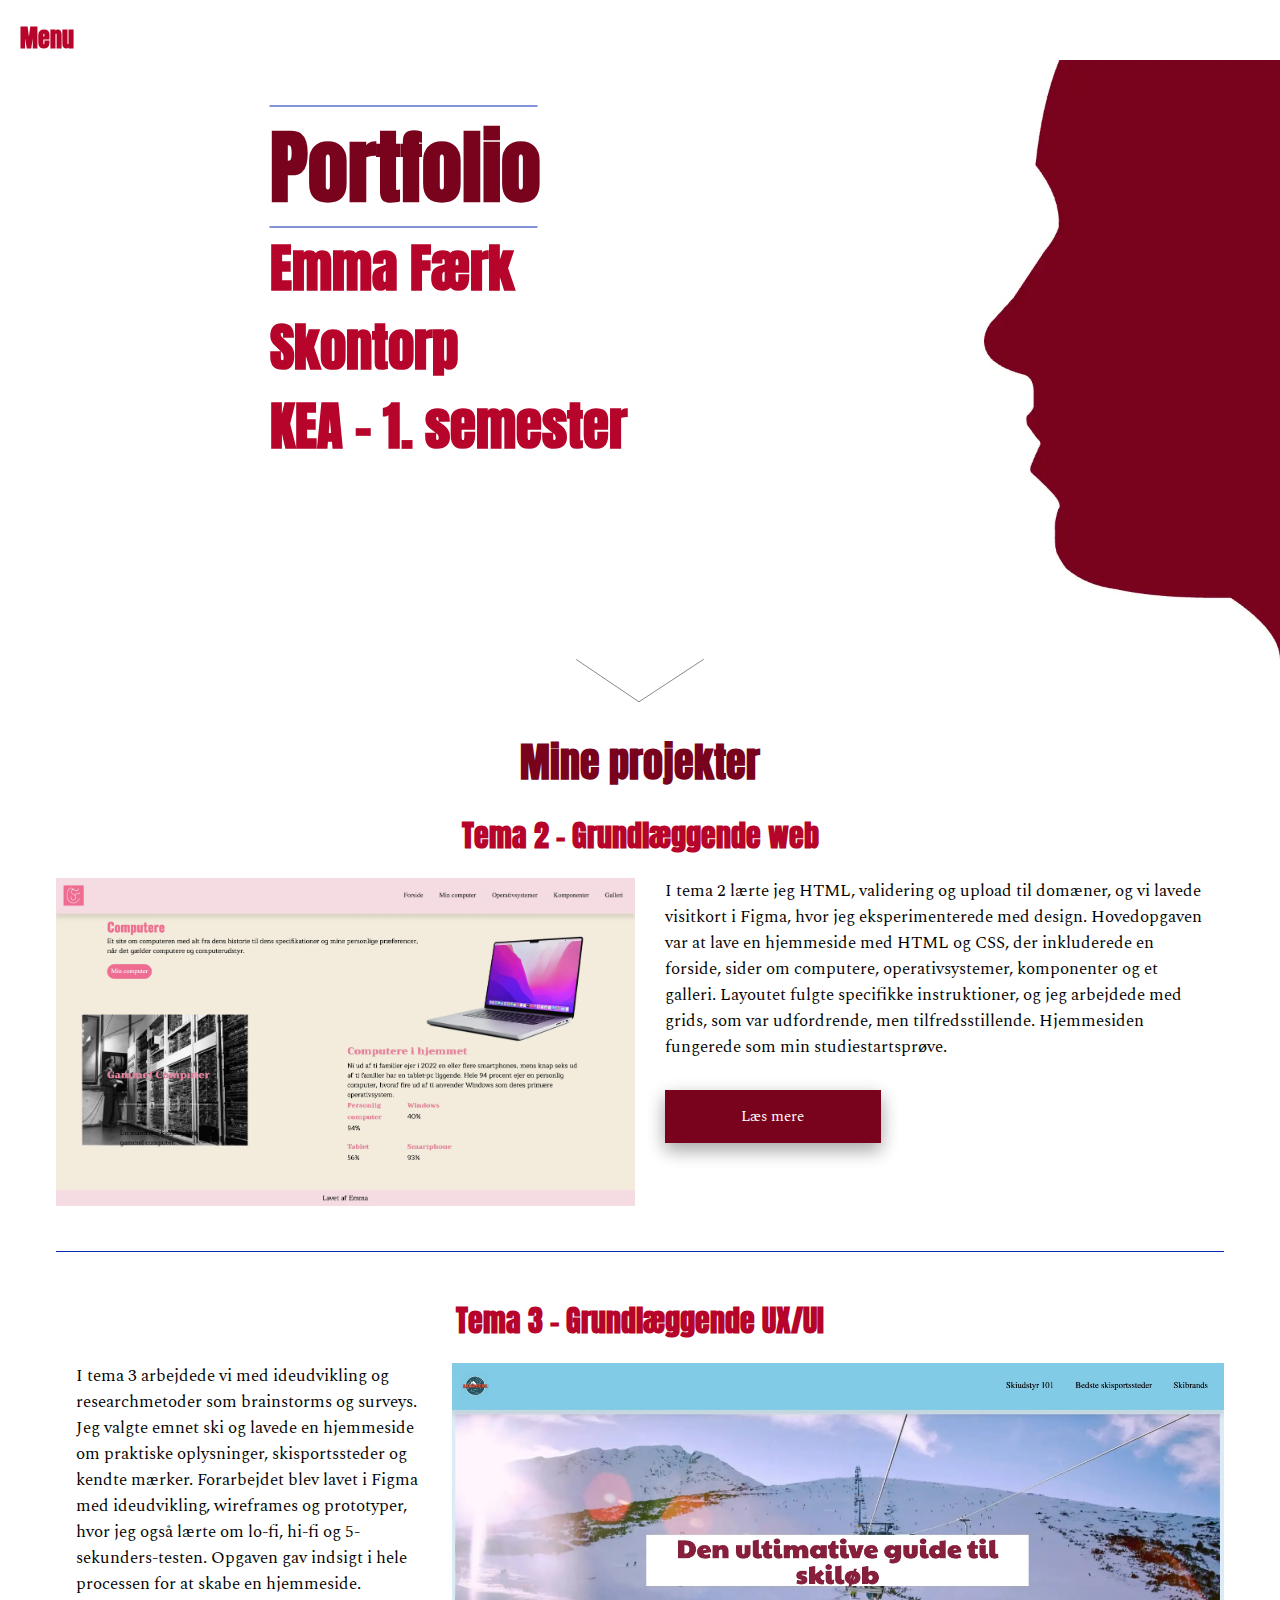
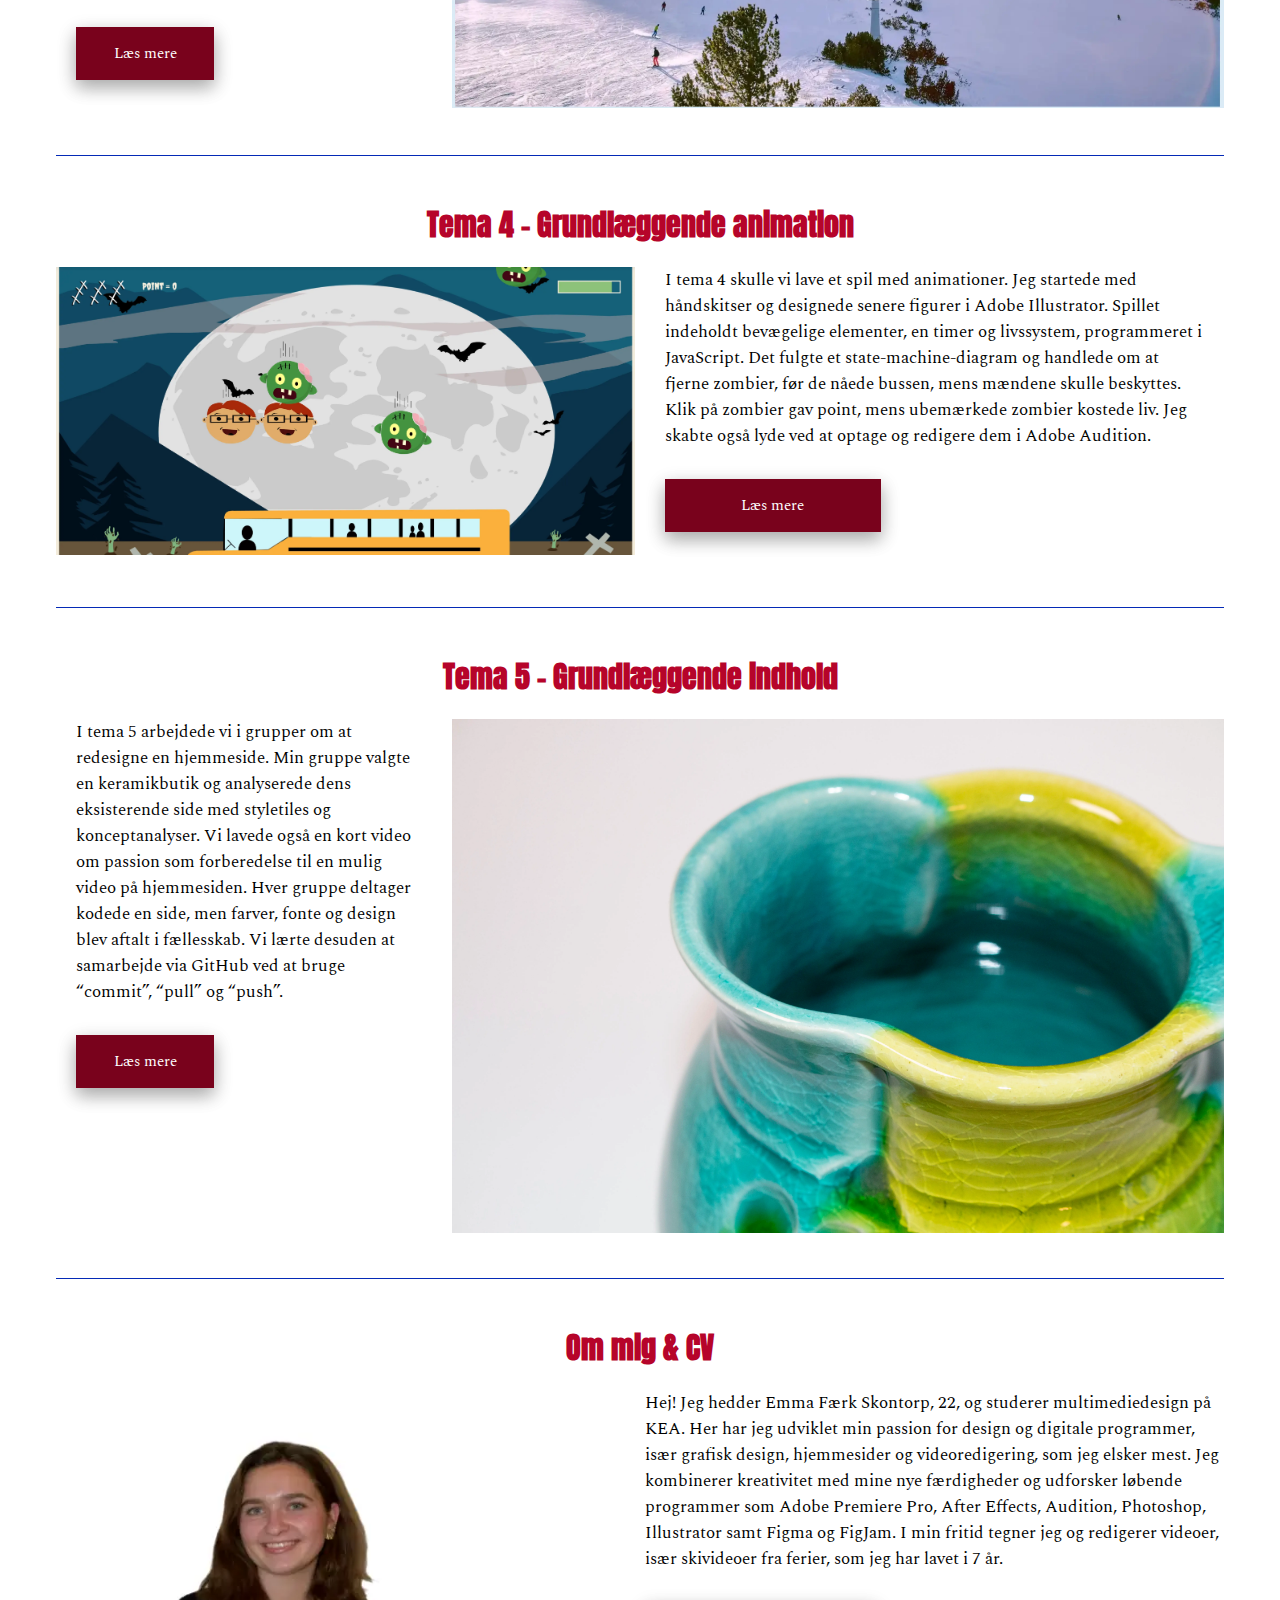
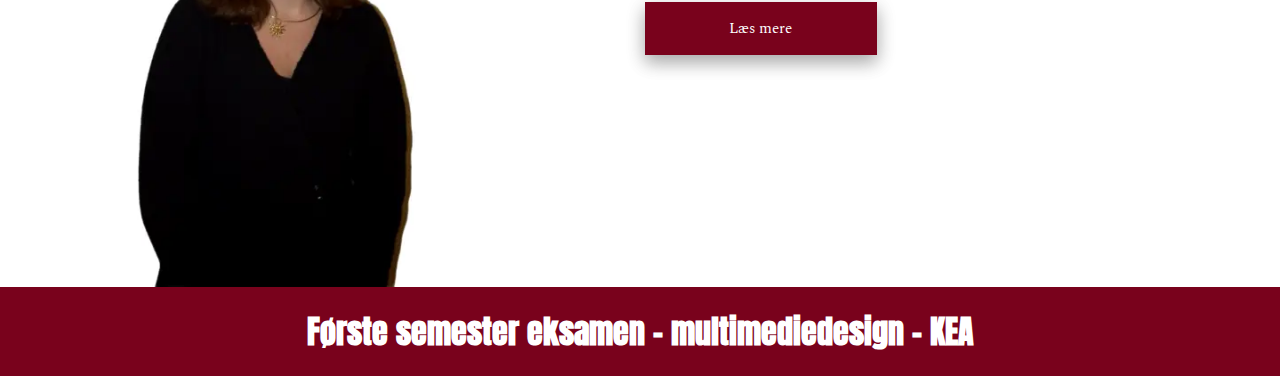
<file: index.html>
<!DOCTYPE html>
<html lang="da">

<head>
    <meta charset="UTF-8">
    <meta name="viewport" content="width=device-width, initial-scale=1.0">
    <meta name="robots" content="noindex, nofollow">

    <title>Home</title>

    <link
        href="https://fonts.googleapis.com/css2?family=Aboreto&family=Anton&family=Creepster&family=Dancing+Script:wght@400..700&family=Maitree&family=Sarabun:ital,wght@0,100;0,200;0,300;0,400;0,500;0,600;0,700;0,800;1,100;1,200;1,300;1,400;1,500;1,600;1,700;1,800&display=swap"
        rel="stylesheet">

    <link
        href="https://fonts.googleapis.com/css2?family=Aboreto&family=Anton&family=Creepster&family=Dancing+Script:wght@400..700&family=Maitree&family=Sarabun:ital,wght@0,100;0,200;0,300;0,400;0,500;0,600;0,700;0,800;1,100;1,200;1,300;1,400;1,500;1,600;1,700;1,800&family=Spectral:ital,wght@0,200;0,300;0,400;0,500;0,600;0,700;0,800;1,200;1,300;1,400;1,500;1,600;1,700;1,800&display=swap"
        rel="stylesheet">

    <link rel="stylesheet" href="css/style.css">
    <link rel="stylesheet" href="css/layout.css">

</head>

<body>

    <header>

        <nav>
            <ul class="menu">
                <li><a href="index.html">Home</a></li>
                <li>Portfolio
                    <ul>
                        <li><a href="tema2.html">Tema 2</a></li>
                        <li><a href="tema3.html">Tema 3</a></li>
                        <li><a href="tema4.html">Tema 4</a></li>
                        <li><a href="tema5.html">Tema 5</a></li>
                    </ul>
                </li>
                <li><a href="om.html">Om</a></li>
            </ul>

            <div class="burger">
                <H2>Menu</H2>
            </div>
        </nav>

    </header>
    <main>

        <div class="hero">
            <img src="billeder/forside/hero.webp" alt="Hero-billede">
            <div class="hero-text">
                <div class="hero_tekst_h1">
                    <div class="vandret_line"></div>
                    <h1>Portfolio</h1>
                    <div class="vandret_line"></div>
                </div>
                <div class="hero_tekst_h2">
                    <h2>Emma Færk <br> Skontorp</h2>
                    <h2>KEA - 1. semester</h2>
                </div>
            </div>

            <div class="hoppende_pil">
                <img class="pil" src="billeder/forside/pil.svg" alt="pil">
            </div>
        </div>

        <div class="main_body">

            <h1 class="main_copy_h1">Mine projekter</h1>

            <h2 class="main_copy_h2">Tema 2 - Grundlæggende web</h2>

            <div class="grid_1_1">

                <div>
                    <img src="billeder/tema_2/mac_forside.webp" alt="mac_forside">
                </div>

                <div class="forside_tekst">
                    <p>I tema 2 lærte jeg HTML, validering og upload til domæner, og vi lavede visitkort i Figma, hvor
                        jeg eksperimenterede med
                        design. Hovedopgaven var at lave en hjemmeside med HTML og CSS, der inkluderede en forside,
                        sider om computere,
                        operativsystemer, komponenter og et galleri. Layoutet fulgte specifikke instruktioner, og jeg
                        arbejdede med grids, som
                        var udfordrende, men tilfredsstillende. Hjemmesiden fungerede som min studiestartsprøve.</p>

                    <a class="knap" href="tema2.html">Læs mere</a>
                </div>

            </div>

            <div class="mellem_line"></div>

            <h2 class="main_copy_h2">Tema 3 - Grundlæggende UX/UI</h2>

            <div class="grid_1_1_højre">

                <div class="order">
                    <img src="billeder/tema_3/hero.webp" alt="hero">
                </div>

                <div class="forside_tekst">
                    <p>I tema 3 arbejdede vi med ideudvikling og researchmetoder som brainstorms og surveys. Jeg valgte
                        emnet ski og lavede en
                        hjemmeside om praktiske oplysninger, skisportssteder og kendte mærker. Forarbejdet blev lavet i
                        Figma med ideudvikling,
                        wireframes og prototyper, hvor jeg også lærte om lo-fi, hi-fi og 5-sekunders-testen. Opgaven gav
                        indsigt i hele
                        processen for at skabe en hjemmeside.</p>

                    <a class="knap" href="tema3.html">Læs mere</a>
                </div>

            </div>

            <div class="mellem_line"></div>

            <h2 class="main_copy_h2">Tema 4 - Grundlæggende animation</h2>

            <div class="grid_1_1">

                <div>
                    <img src="billeder/tema_4/spil.webp" alt="spil">
                </div>

                <div class="forside_tekst">
                    <p>I tema 4 skulle vi lave et spil med animationer. Jeg startede med håndskitser og designede senere
                        figurer i Adobe
                        Illustrator. Spillet indeholdt bevægelige elementer, en timer og livssystem, programmeret i
                        JavaScript. Det fulgte et
                        state-machine-diagram og handlede om at fjerne zombier, før de nåede bussen, mens mændene skulle
                        beskyttes. Klik på
                        zombier gav point, mens ubemærkede zombier kostede liv. Jeg skabte også lyde ved at optage og
                        redigere dem i Adobe
                        Audition.</p>

                    <a class="knap" href="tema4.html">Læs mere</a>
                </div>

            </div>

            <div class="mellem_line"></div>

            <h2 class="main_copy_h2">Tema 5 - Grundlæggende indhold</h2>

            <div class="grid_1_1_højre">

                <div class="order">
                    <img src="billeder/tema_5/kande2.webp" alt="kande">
                </div>

                <div class="forside_tekst">
                    <p>I tema 5 arbejdede vi i grupper om at redesigne en hjemmeside. Min gruppe valgte en keramikbutik
                        og analyserede dens
                        eksisterende side med styletiles og konceptanalyser. Vi lavede også en kort video om passion som
                        forberedelse til en
                        mulig video på hjemmesiden. Hver gruppe deltager kodede en side, men farver, fonte og design
                        blev aftalt i fællesskab.
                        Vi lærte desuden at samarbejde via GitHub ved at bruge “commit”, “pull” og “push”.</p>

                    <a class="knap" href="tema5.html">Læs mere</a>
                </div>

            </div>

            <div class="mellem_line"></div>

            <h2 class="main_copy_h2">Om mig & CV</h2>

            <div class="grid_1_1">

                <div>
                    <div class="om_billede">
                        <img src="billeder/om/emma.webp" alt="emma">
                    </div>

                </div>

                <div>
                    <p>Hej! Jeg hedder Emma Færk Skontorp, 22, og studerer multimediedesign på KEA. Her har jeg udviklet
                        min passion for design
                        og digitale programmer, især grafisk design, hjemmesider og videoredigering, som jeg elsker
                        mest. Jeg kombinerer
                        kreativitet med mine nye færdigheder og udforsker løbende programmer som Adobe Premiere Pro,
                        After Effects, Audition,
                        Photoshop, Illustrator samt Figma og FigJam. I min fritid tegner jeg og redigerer videoer, især
                        skivideoer fra ferier,
                        som jeg har lavet i 7 år.</p>

                    <a class="knap" href="om.html">Læs mere</a>
                </div>

            </div>


        </div>

    </main>
    <footer>
        <h1 class="footer_tekst">Første semester eksamen - multimediedesign - KEA</h1>
    </footer>

    <script src="menu.js"></script>

</body>

</html>
</file>
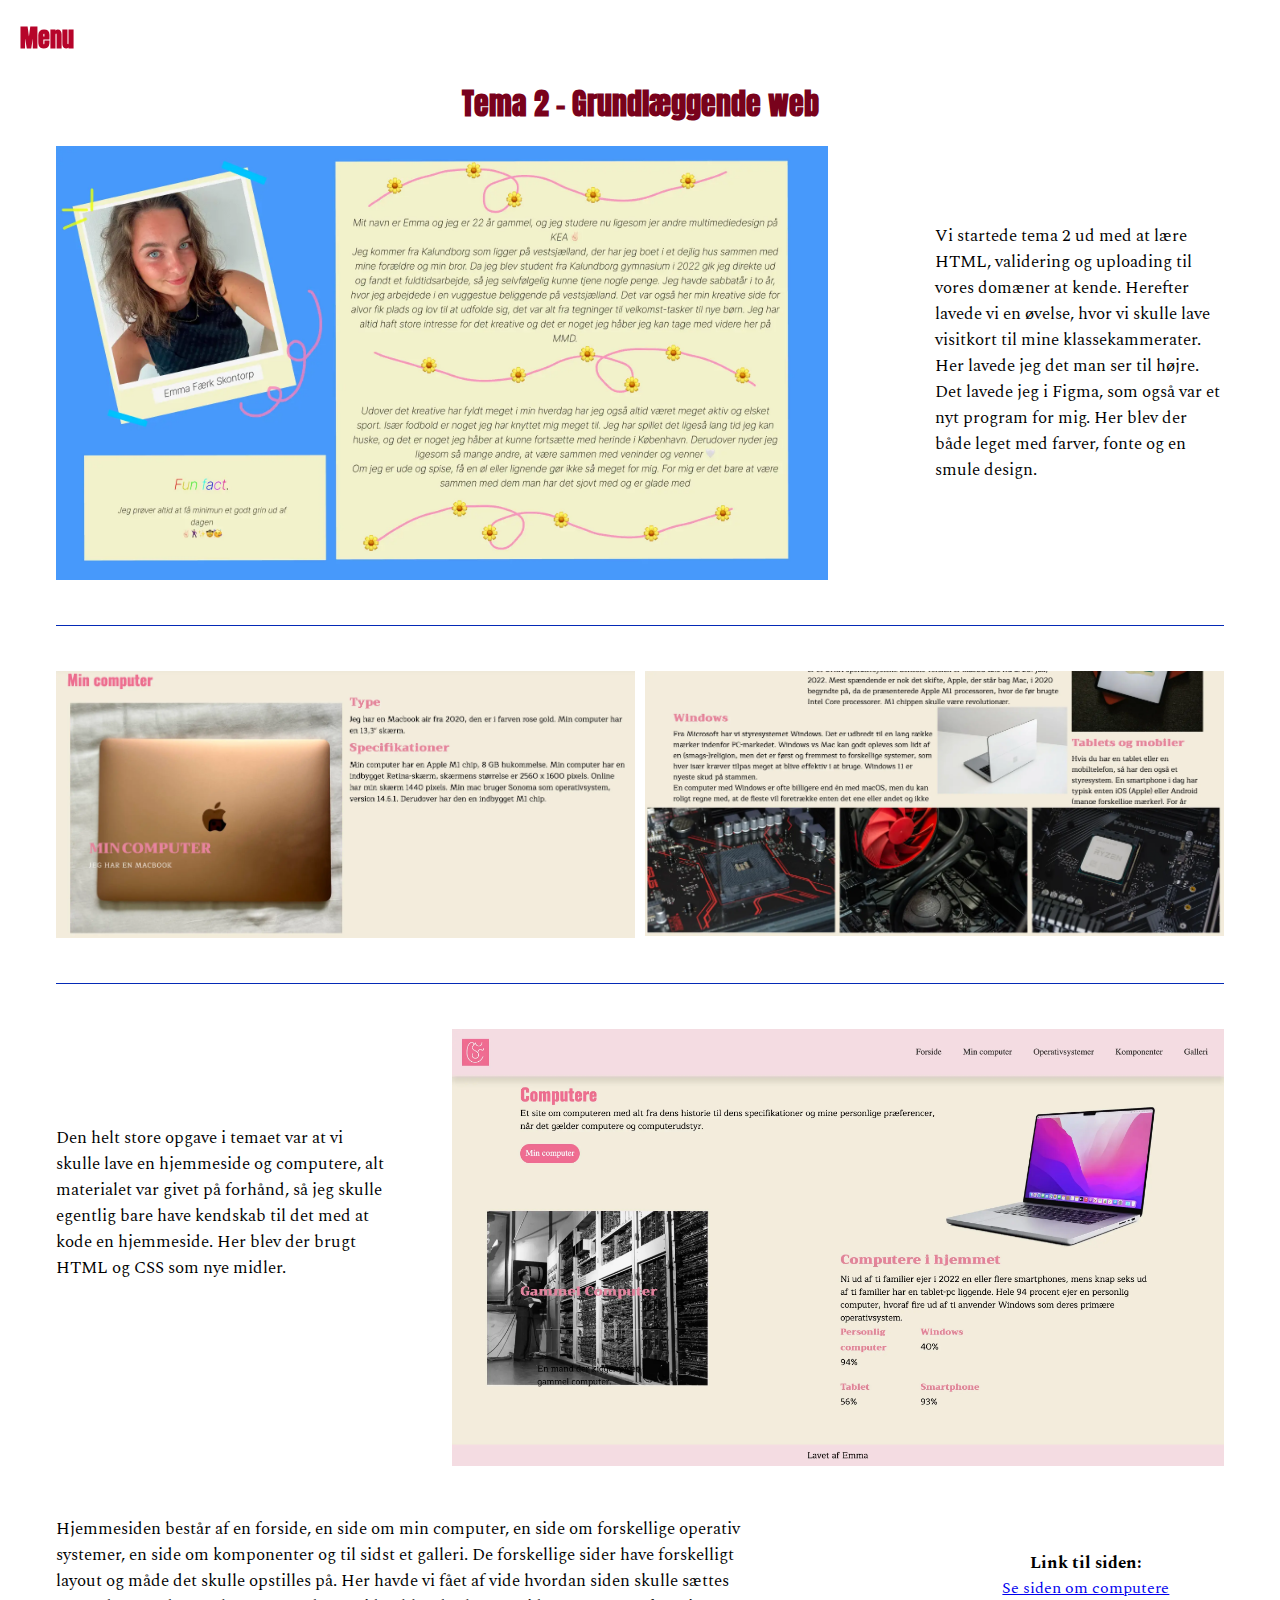
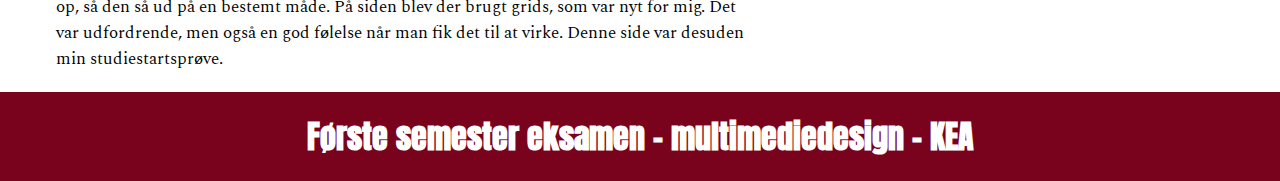
<file: tema2.html>
<!DOCTYPE html>
<html lang="da">

<head>
    <meta charset="UTF-8">
    <meta name="viewport" content="width=device-width, initial-scale=1.0">
    <meta name="robots" content="noindex, nofollow">

    <title>Tema 2</title>

    <link
        href="https://fonts.googleapis.com/css2?family=Aboreto&family=Anton&family=Creepster&family=Dancing+Script:wght@400..700&family=Maitree&family=Sarabun:ital,wght@0,100;0,200;0,300;0,400;0,500;0,600;0,700;0,800;1,100;1,200;1,300;1,400;1,500;1,600;1,700;1,800&display=swap"
        rel="stylesheet">

    <link
        href="https://fonts.googleapis.com/css2?family=Aboreto&family=Anton&family=Creepster&family=Dancing+Script:wght@400..700&family=Maitree&family=Sarabun:ital,wght@0,100;0,200;0,300;0,400;0,500;0,600;0,700;0,800;1,100;1,200;1,300;1,400;1,500;1,600;1,700;1,800&family=Spectral:ital,wght@0,200;0,300;0,400;0,500;0,600;0,700;0,800;1,200;1,300;1,400;1,500;1,600;1,700;1,800&display=swap"
        rel="stylesheet">

    <link rel="stylesheet" href="css/style.css">
    <link rel="stylesheet" href="css/layout.css">

</head>

<body>

    <header>

        <nav>
            <ul class="menu">
                <li><a href="index.html">Home</a></li>
                <li>Portfolio
                    <ul>
                        <li><a href="tema2.html">Tema 2</a></li>
                        <li><a href="tema3.html">Tema 3</a></li>
                        <li><a href="tema4.html">Tema 4</a></li>
                        <li><a href="tema5.html">Tema 5</a></li>
                    </ul>
                </li>
                <li><a href="om.html">Om</a></li>
            </ul>

            <div class="burger">
                <H2>Menu</H2>
            </div>
        </nav>

    </header>
    <main>

        <div class="main_body">

            <h1 class="main_copy_h2">Tema 2 - Grundlæggende web</h1>

            <div class="grid_2_1">
                <div>
                    <img src="billeder/tema_2/praesentationskort.webp" alt="praesentationskort">
                </div>

                <div>
                    <p class="grid_2_1_p">Vi startede tema 2 ud med at lære HTML, validering og uploading til vores
                        domæner at kende.
                        Herefter lavede vi en
                        øvelse, hvor vi skulle lave visitkort til mine klassekammerater. Her lavede jeg det man ser til
                        højre. Det lavede jeg i
                        Figma, som også var et nyt program for mig. Her blev der både leget med farver, fonte og en
                        smule design.</p>
                </div>
            </div>

            <div class="mellem_line"></div>

            <div class="grid_1_1">
                <div>
                    <img src="billeder/tema_2/mac_min.webp" alt="Min mac">
                </div>

                <div>
                    <img src="billeder/tema_2/mac_udsnit.webp" alt="Udsnit af side">
                    <img src="billeder/tema_2/mac_galleri.webp" alt="Galleri">
                </div>
            </div>

            <div class="mellem_line"></div>

            <div class="grid_1_2">

                <div>
                    <p class="grid_1_2_p">
                        Den helt store opgave i temaet var at vi skulle lave en hjemmeside og computere, alt materialet
                        var givet på forhånd, så
                        jeg skulle egentlig bare have kendskab til det med at kode en hjemmeside. Her blev der brugt
                        HTML og CSS som nye midler.
                    </p>
                </div>

                <div>
                    <img src="billeder/tema_2/mac_forside.webp" alt="Forside">
                </div>

            </div>

            <div class="grid_2_1">

                <div>
                    <p class="grid_2_1_lp">Hjemmesiden består af en forside, en side om min computer, en side om
                        forskellige operativ
                        systemer, en side om
                        komponenter og til sidst et galleri. De forskellige sider have forskelligt layout og måde det
                        skulle opstilles på. Her
                        havde vi fået af vide hvordan siden skulle sættes op, så den så ud på en bestemt måde. På siden
                        blev der brugt grids,
                        som var nyt for mig. Det var udfordrende, men også en god følelse når man fik det til at virke.
                        Denne side var desuden
                        min studiestartsprøve.</p>
                </div>

                <div class="link_midt">
                    <h3 class="link">Link til siden:</h3>

                    <a class="link" href="https://xn--emmafrkskontorp-1lb.dk/kea/02_web/01_website/website/"
                        target="_blank">Se
                        siden
                        om computere</a>
                </div>

            </div>

        </div>

    </main>
    <footer>
        <h1 class="footer_tekst">Første semester eksamen - multimediedesign - KEA</h1>
    </footer>

    <script src="menu.js"></script>

</body>

</html>
</file>
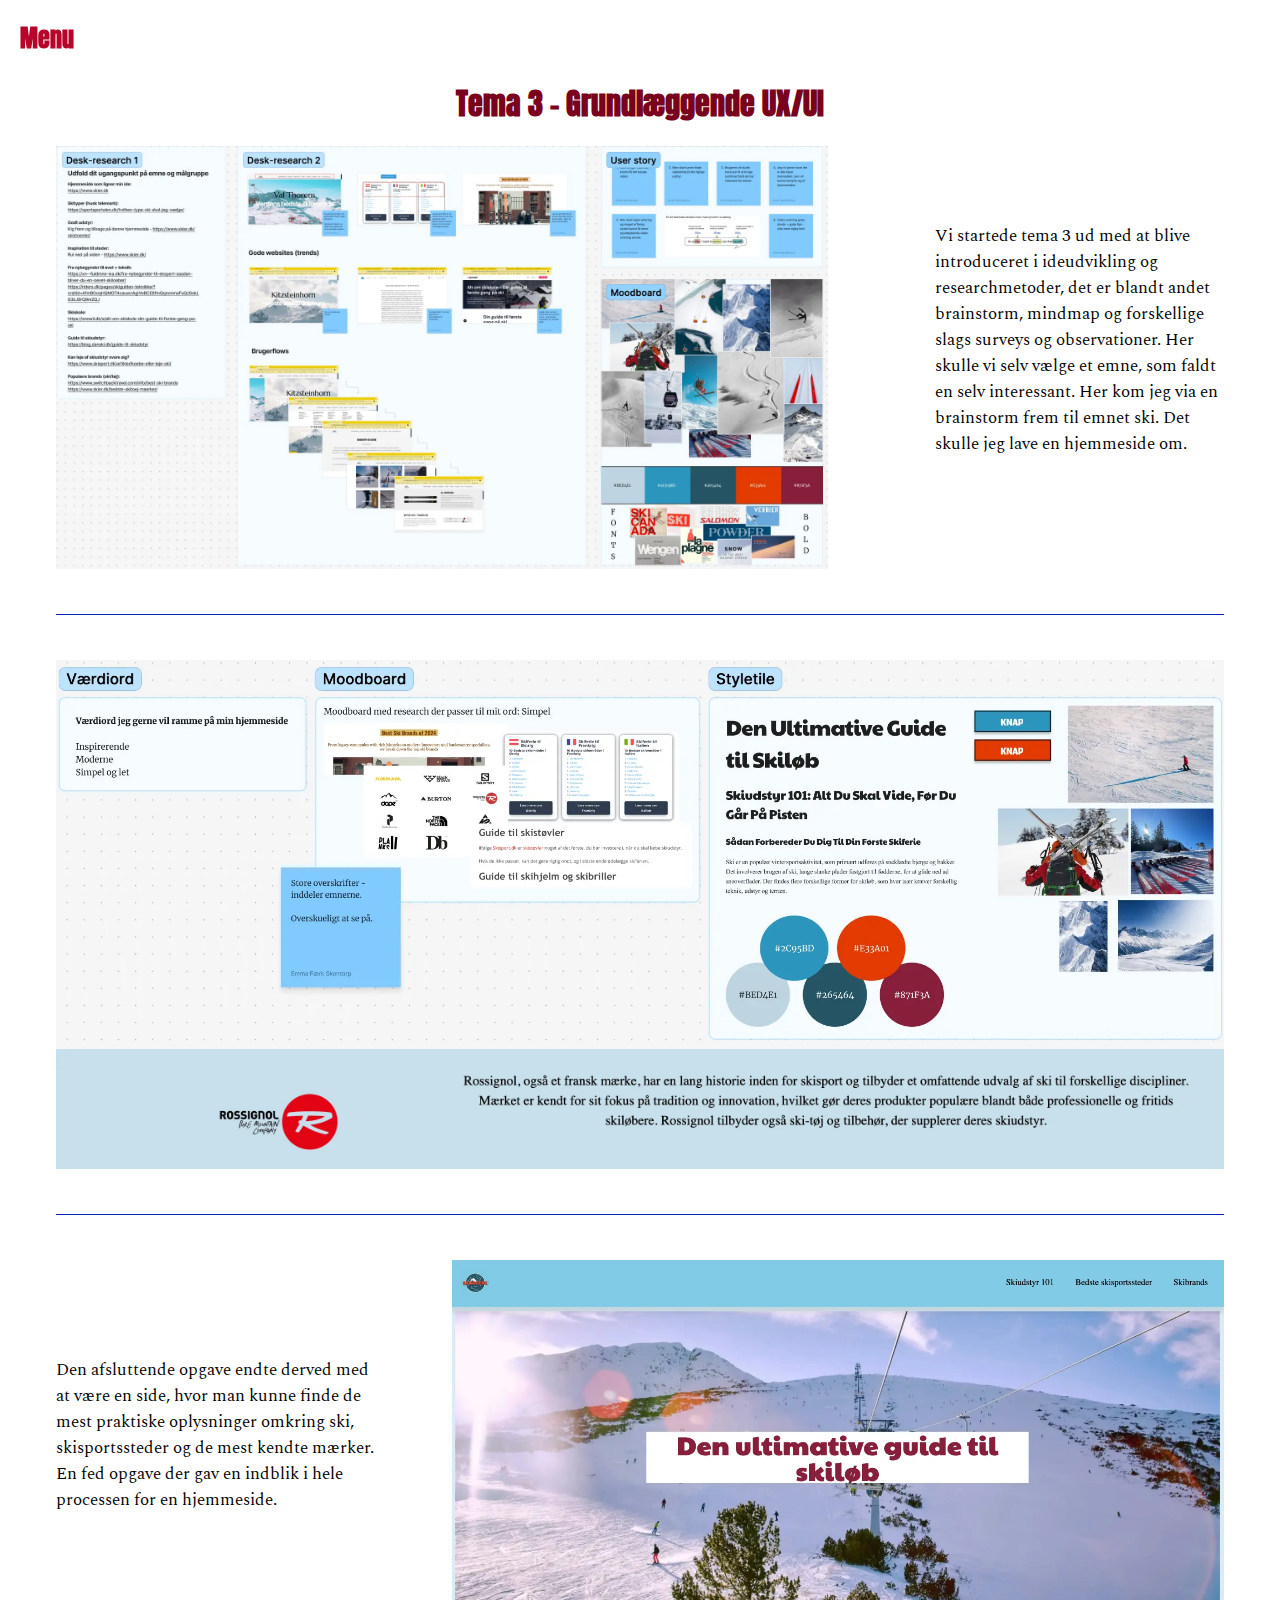
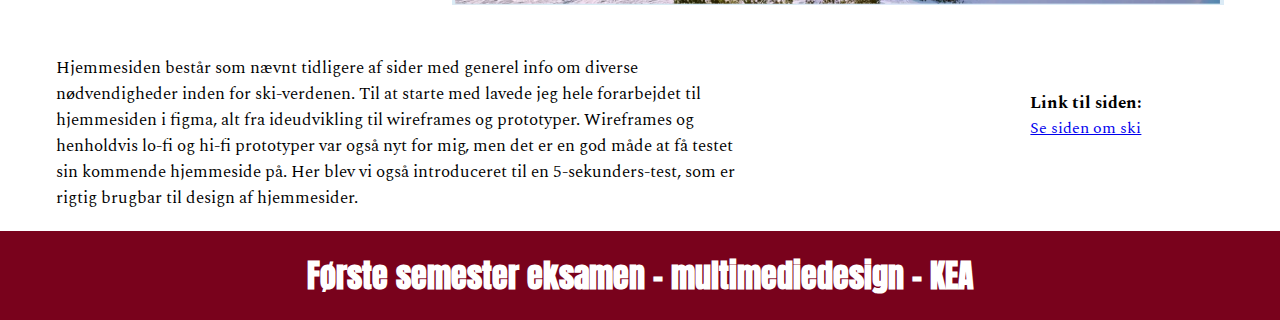
<file: tema3.html>
<!DOCTYPE html>
<html lang="da">

<head>
    <meta charset="UTF-8">
    <meta name="viewport" content="width=device-width, initial-scale=1.0">
    <meta name="robots" content="noindex, nofollow">

    <title>Tema 3</title>

    <link
        href="https://fonts.googleapis.com/css2?family=Aboreto&family=Anton&family=Creepster&family=Dancing+Script:wght@400..700&family=Maitree&family=Sarabun:ital,wght@0,100;0,200;0,300;0,400;0,500;0,600;0,700;0,800;1,100;1,200;1,300;1,400;1,500;1,600;1,700;1,800&display=swap"
        rel="stylesheet">

    <link
        href="https://fonts.googleapis.com/css2?family=Aboreto&family=Anton&family=Creepster&family=Dancing+Script:wght@400..700&family=Maitree&family=Sarabun:ital,wght@0,100;0,200;0,300;0,400;0,500;0,600;0,700;0,800;1,100;1,200;1,300;1,400;1,500;1,600;1,700;1,800&family=Spectral:ital,wght@0,200;0,300;0,400;0,500;0,600;0,700;0,800;1,200;1,300;1,400;1,500;1,600;1,700;1,800&display=swap"
        rel="stylesheet">

    <link rel="stylesheet" href="css/style.css">
    <link rel="stylesheet" href="css/layout.css">

</head>

<body>

    <header>

        <nav>
            <ul class="menu">
                <li><a href="index.html">Home</a></li>
                <li>Portfolio
                    <ul>
                        <li><a href="tema2.html">Tema 2</a></li>
                        <li><a href="tema3.html">Tema 3</a></li>
                        <li><a href="tema4.html">Tema 4</a></li>
                        <li><a href="tema5.html">Tema 5</a></li>
                    </ul>
                </li>
                <li><a href="om.html">Om</a></li>
            </ul>

            <div class="burger">
                <H2>Menu</H2>
            </div>
        </nav>

    </header>
    <main>

        <div class="main_body">

            <h1 class="main_copy_h2">Tema 3 - Grundlæggende UX/UI</h1>

            <div class="grid_2_1">
                <div>
                    <img src="billeder/tema_3/research.webp" alt="research">
                </div>

                <div>
                    <p class="grid_2_1_p">Vi startede tema 3 ud med at blive introduceret i ideudvikling og
                        researchmetoder, det er blandt andet brainstorm,
                        mindmap og forskellige slags surveys og observationer. Her skulle vi selv vælge et emne, som
                        faldt en selv interessant.
                        Her kom jeg via en brainstorm frem til emnet ski. Det skulle jeg lave en hjemmeside om.</p>
                </div>
            </div>

            <div class="mellem_line"></div>

            <div>

                <div>
                    <img src="billeder/tema_3/styletile.webp" alt="styletile">
                    <img src="billeder/tema_3/maerke.webp" alt="mærke">
                </div>
            </div>

            <div class="mellem_line"></div>

            <div class="grid_1_2">

                <div>
                    <p class="grid_1_2_p">
                        Den afsluttende opgave endte derved med at være en side, hvor man kunne finde de mest praktiske
                        oplysninger omkring ski,
                        skisportssteder og de mest kendte mærker. En fed opgave der gav en indblik i hele processen for
                        en hjemmeside.
                    </p>
                </div>

                <div>
                    <img src="billeder/tema_3/hero.webp" alt="Forside">
                </div>

            </div>

            <div class="grid_2_1">

                <div>
                    <p class="grid_2_1_lp">Hjemmesiden består som nævnt tidligere af sider med generel info om diverse
                        nødvendigheder inden for ski-verdenen. Til
                        at starte med lavede jeg hele forarbejdet til hjemmesiden i figma, alt fra ideudvikling til
                        wireframes og prototyper.
                        Wireframes og henholdvis lo-fi og hi-fi prototyper var også nyt for mig, men det er en god måde
                        at få testet sin
                        kommende hjemmeside på. Her blev vi også introduceret til en 5-sekunders-test, som er rigtig
                        brugbar til design af
                        hjemmesider.</p>
                </div>

                <div class="link_midt">
                    <h3 class="link">Link til siden:</h3>

                    <a class="link"
                        href="https://xn--emmafrkskontorp-1lb.dk/kea/03_grundl%c3%a6ggende_ux_ui/skihjemmeside2/"
                        target="_blank">Se siden
                        om ski</a>
                </div>

            </div>

        </div>

    </main>
    <footer>
        <h1 class="footer_tekst">Første semester eksamen - multimediedesign - KEA</h1>
    </footer>

    <script src="menu.js"></script>

</body>

</html>
</file>
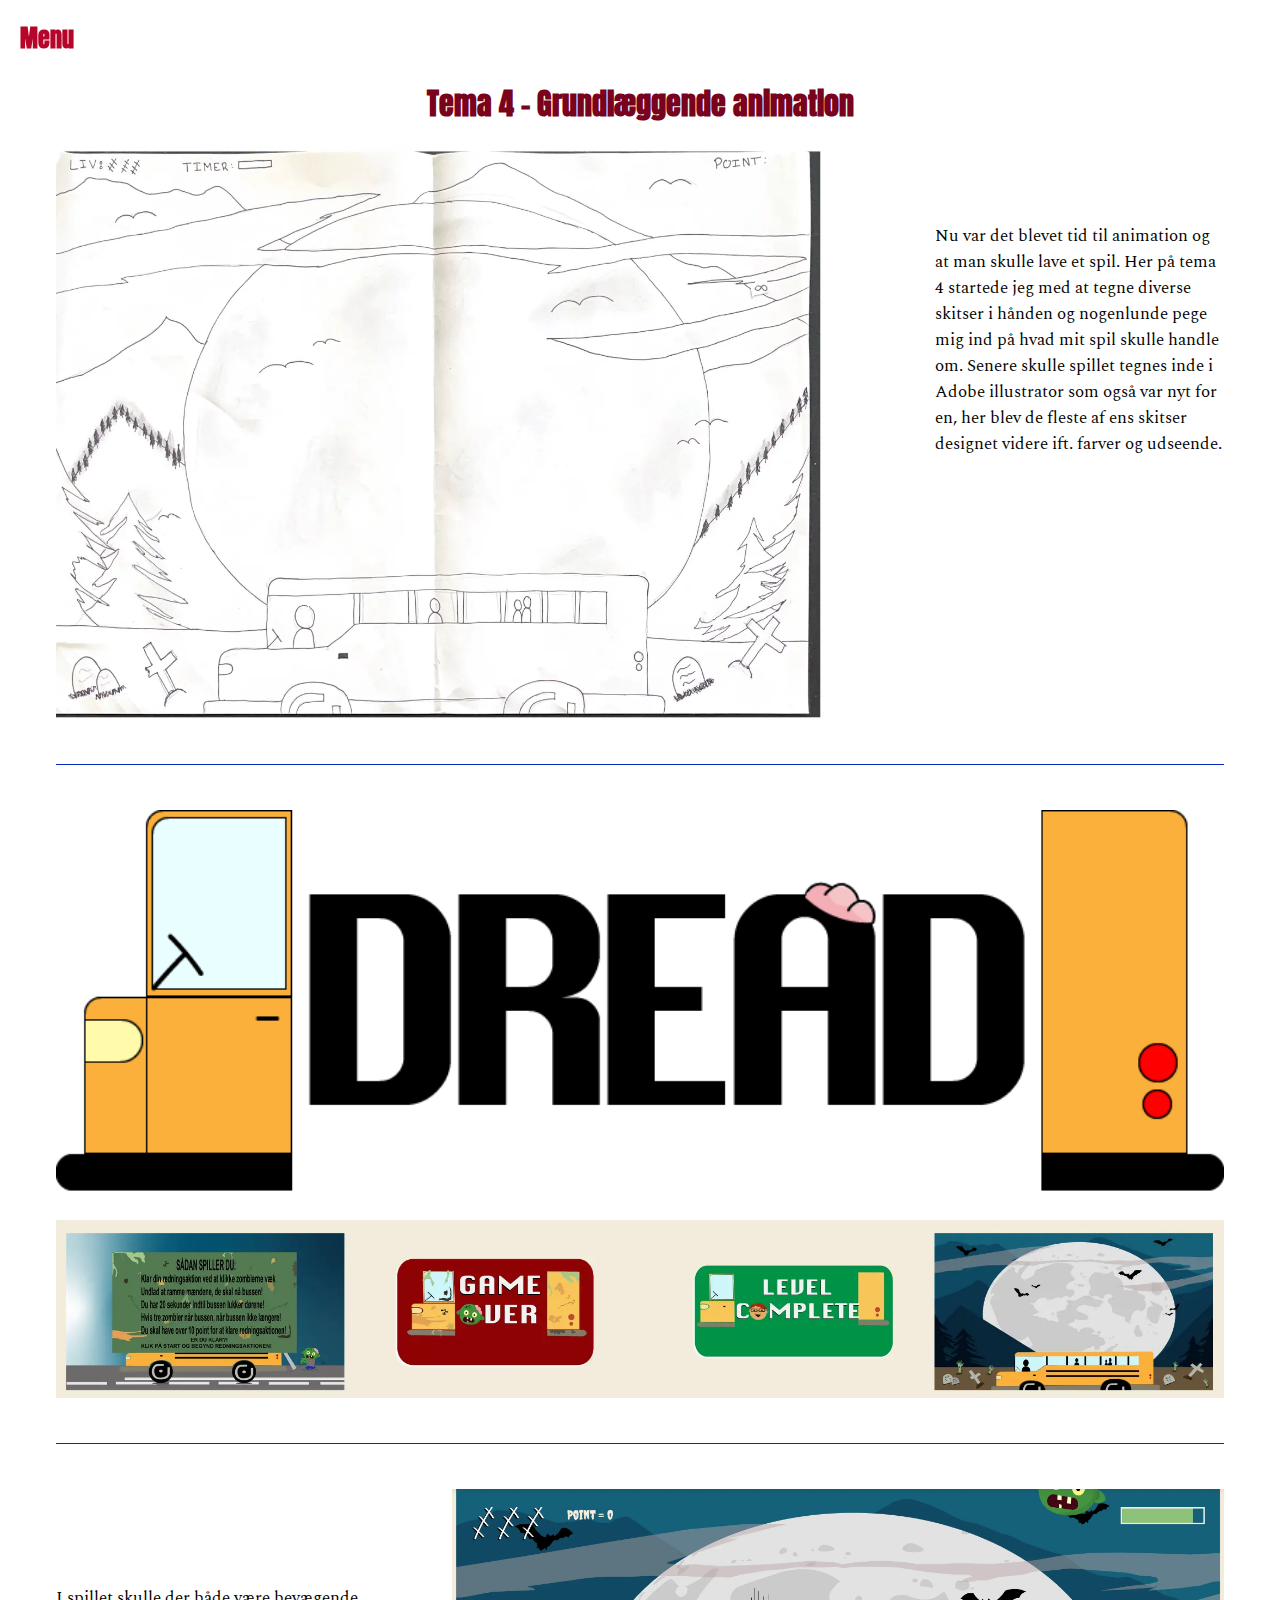
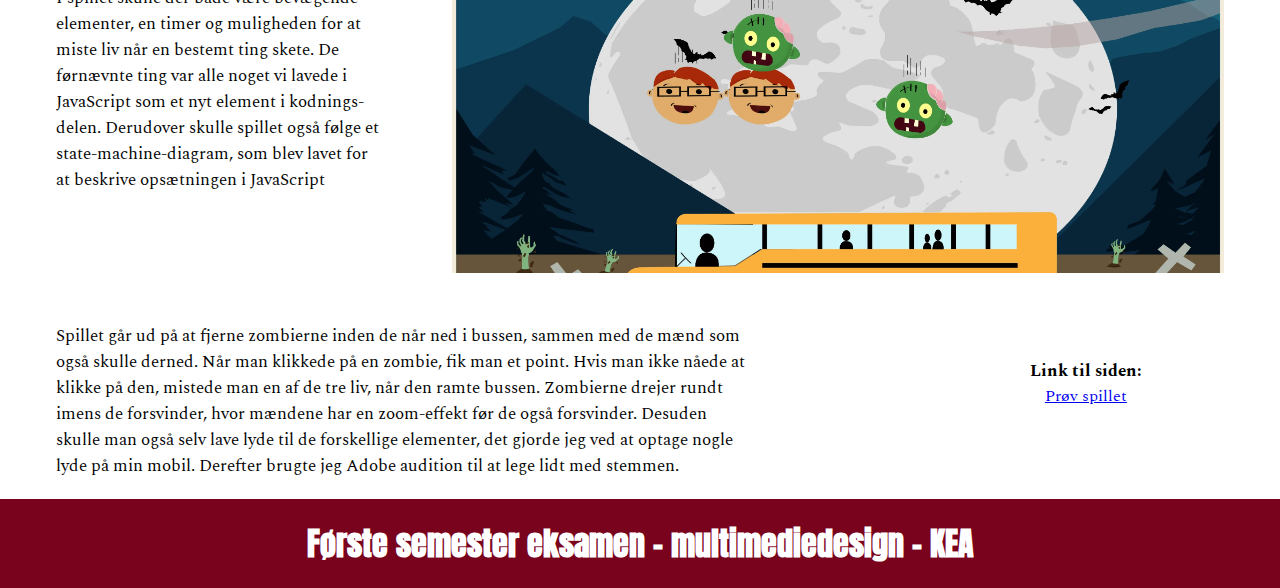
<file: tema4.html>
<!DOCTYPE html>
<html lang="da">

<head>
    <meta charset="UTF-8">
    <meta name="viewport" content="width=device-width, initial-scale=1.0">
    <meta name="robots" content="noindex, nofollow">

    <title>Tema 4</title>

    <link
        href="https://fonts.googleapis.com/css2?family=Aboreto&family=Anton&family=Creepster&family=Dancing+Script:wght@400..700&family=Maitree&family=Sarabun:ital,wght@0,100;0,200;0,300;0,400;0,500;0,600;0,700;0,800;1,100;1,200;1,300;1,400;1,500;1,600;1,700;1,800&display=swap"
        rel="stylesheet">

    <link
        href="https://fonts.googleapis.com/css2?family=Aboreto&family=Anton&family=Creepster&family=Dancing+Script:wght@400..700&family=Maitree&family=Sarabun:ital,wght@0,100;0,200;0,300;0,400;0,500;0,600;0,700;0,800;1,100;1,200;1,300;1,400;1,500;1,600;1,700;1,800&family=Spectral:ital,wght@0,200;0,300;0,400;0,500;0,600;0,700;0,800;1,200;1,300;1,400;1,500;1,600;1,700;1,800&display=swap"
        rel="stylesheet">

    <link rel="stylesheet" href="css/style.css">
    <link rel="stylesheet" href="css/layout.css">

</head>

<body>

    <header>

        <nav>
            <ul class="menu">
                <li><a href="index.html">Home</a></li>
                <li>Portfolio
                    <ul>
                        <li><a href="tema2.html">Tema 2</a></li>
                        <li><a href="tema3.html">Tema 3</a></li>
                        <li><a href="tema4.html">Tema 4</a></li>
                        <li><a href="tema5.html">Tema 5</a></li>
                    </ul>
                </li>
                <li><a href="om.html">Om</a></li>
            </ul>

            <div class="burger">
                <H2>Menu</H2>
            </div>
        </nav>

    </header>
    <main>

        <div class="main_body">

            <h1 class="main_copy_h2">Tema 4 - Grundlæggende animation</h1>

            <div class="grid_2_1">
                <div>
                    <img src="billeder/tema_4/skitse.webp" alt="skitse">
                </div>

                <div>
                    <p class="grid_2_1_p">Nu var det blevet tid til animation og at man skulle lave et spil. Her på tema
                        4 startede jeg med at tegne diverse
                        skitser i hånden og nogenlunde pege mig ind på hvad mit spil skulle handle om. Senere skulle
                        spillet tegnes inde i Adobe
                        illustrator som også var nyt for en, her blev de fleste af ens skitser designet videre ift.
                        farver og udseende.</p>
                </div>
            </div>

            <div class="mellem_line"></div>

            <div>
                <div>
                    <img src="billeder/tema_4/logo.webp" alt="logo">
                    <img src="billeder/tema_4/baggrunde.webp" alt="baggrunde">
                </div>
            </div>

            <div class="mellem_line"></div>

            <div class="grid_1_2">

                <div>
                    <p class="grid_1_2_p">
                        I spillet skulle der både være bevægende elementer, en timer og muligheden for at miste liv når
                        en bestemt ting skete.
                        De førnævnte ting var alle noget vi lavede i JavaScript som et nyt element i kodnings-delen.
                        Derudover skulle spillet
                        også følge et state-machine-diagram, som blev lavet for at beskrive opsætningen i JavaScript
                    </p>
                </div>

                <div>
                    <img src="billeder/tema_4/spil.webp" alt="spillet">
                </div>

            </div>

            <div class="grid_2_1">

                <div>
                    <p class="grid_2_1_lp">Spillet går ud på at fjerne zombierne inden de når ned i bussen, sammen med
                        de mænd som også skulle derned. Når man
                        klikkede på en zombie, fik man et point. Hvis man ikke nåede at klikke på den, mistede man en af
                        de tre liv, når den
                        ramte bussen. Zombierne drejer rundt imens de forsvinder, hvor mændene har en zoom-effekt før de
                        også forsvinder.
                        Desuden skulle man også selv lave lyde til de forskellige elementer, det gjorde jeg ved at
                        optage nogle lyde på min
                        mobil. Derefter brugte jeg Adobe audition til at lege lidt med stemmen.</p>
                </div>

                <div class="link_midt">
                    <h3 class="link">Link til siden:</h3>

                    <a class="link" href="https://xn--emmafrkskontorp-1lb.dk/kea/04_animation/website/version-9/"
                        target="_blank">Prøv spillet</a>
                </div>

            </div>

        </div>

    </main>
    <footer>
        <h1 class="footer_tekst">Første semester eksamen - multimediedesign - KEA</h1>
    </footer>

    <script src="menu.js"></script>

</body>

</html>
</file>
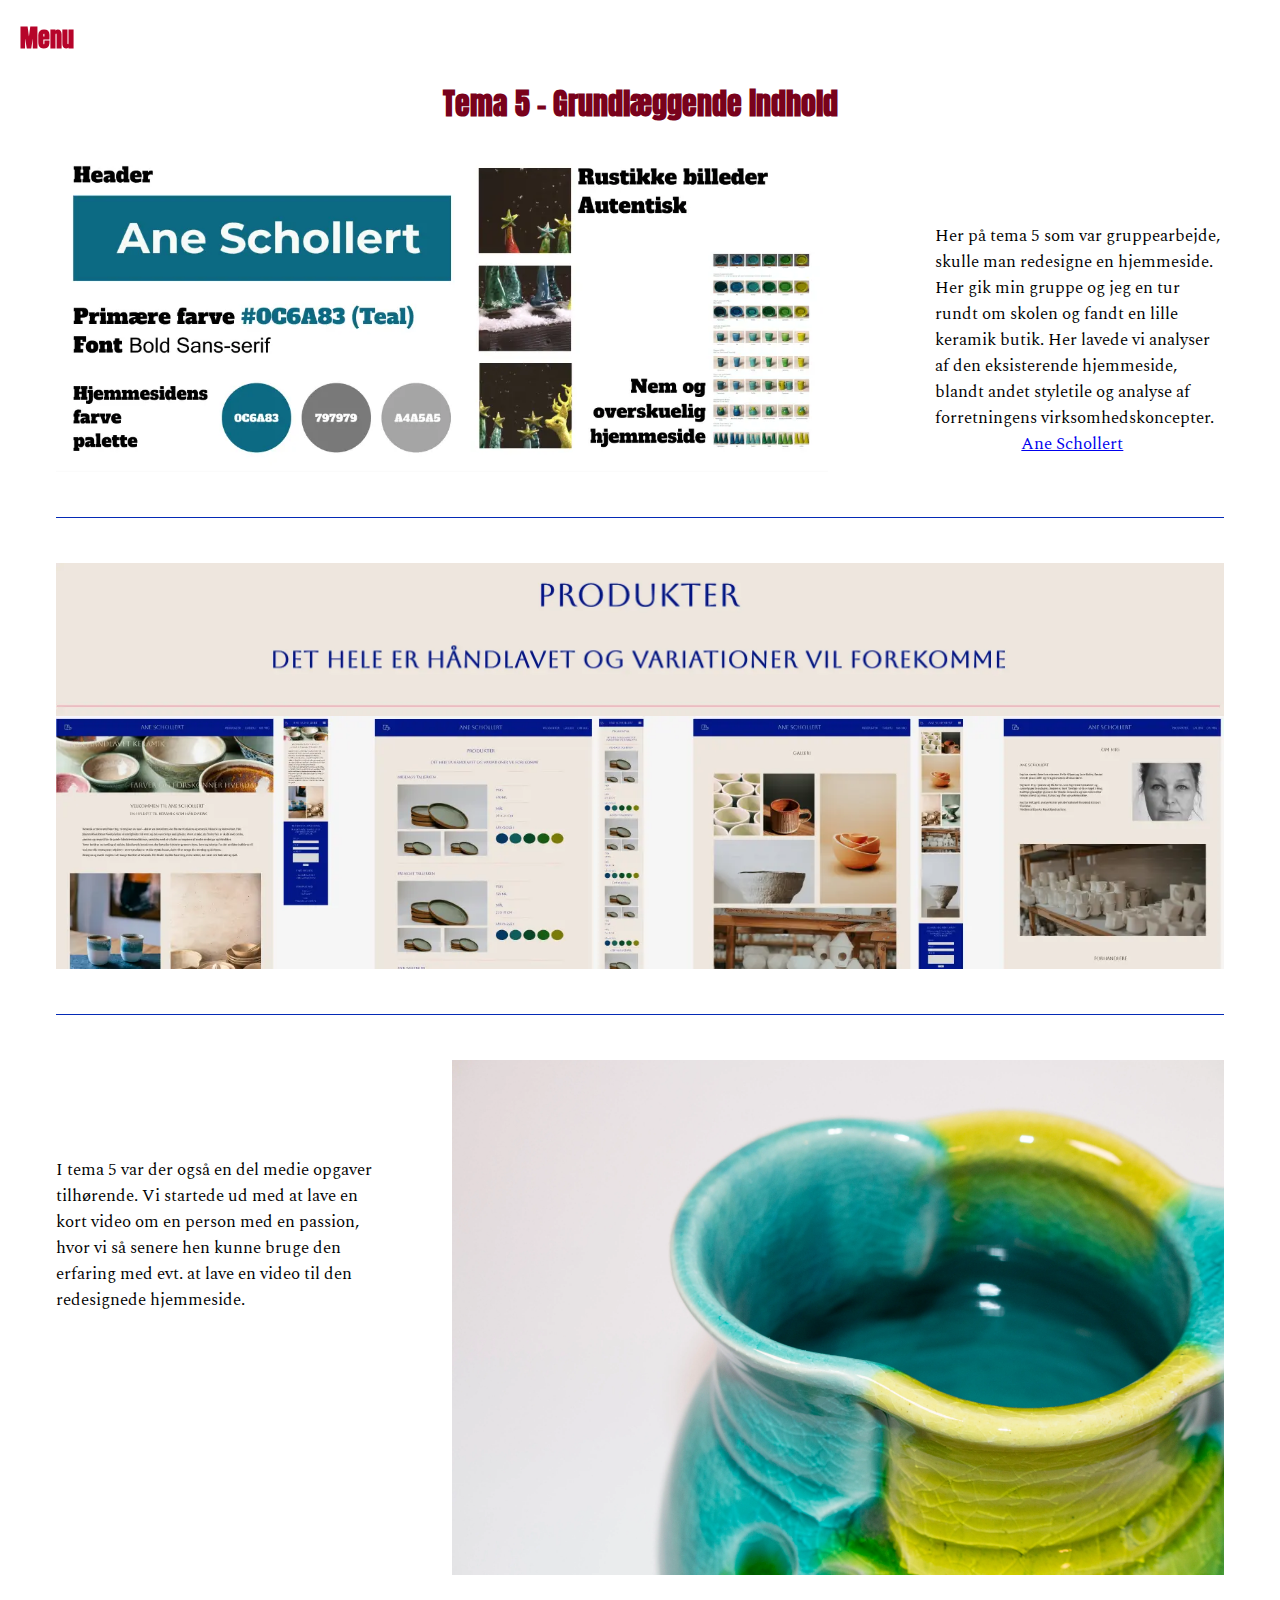
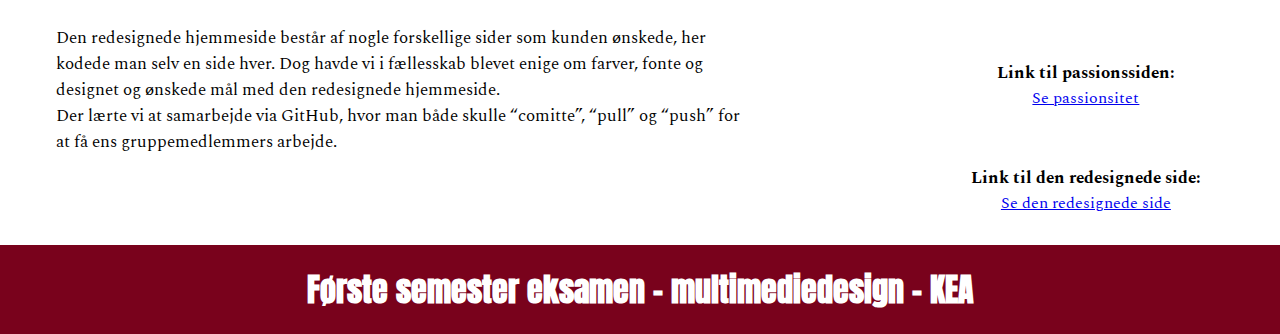
<file: tema5.html>
<!DOCTYPE html>
<html lang="da">

<head>
    <meta charset="UTF-8">
    <meta name="viewport" content="width=device-width, initial-scale=1.0">
    <meta name="robots" content="noindex, nofollow">

    <title>Tema 5</title>

    <link
        href="https://fonts.googleapis.com/css2?family=Aboreto&family=Anton&family=Creepster&family=Dancing+Script:wght@400..700&family=Maitree&family=Sarabun:ital,wght@0,100;0,200;0,300;0,400;0,500;0,600;0,700;0,800;1,100;1,200;1,300;1,400;1,500;1,600;1,700;1,800&display=swap"
        rel="stylesheet">

    <link
        href="https://fonts.googleapis.com/css2?family=Aboreto&family=Anton&family=Creepster&family=Dancing+Script:wght@400..700&family=Maitree&family=Sarabun:ital,wght@0,100;0,200;0,300;0,400;0,500;0,600;0,700;0,800;1,100;1,200;1,300;1,400;1,500;1,600;1,700;1,800&family=Spectral:ital,wght@0,200;0,300;0,400;0,500;0,600;0,700;0,800;1,200;1,300;1,400;1,500;1,600;1,700;1,800&display=swap"
        rel="stylesheet">

    <link rel="stylesheet" href="css/style.css">
    <link rel="stylesheet" href="css/layout.css">

</head>

<body>

    <header>

        <nav>
            <ul class="menu">
                <li><a href="index.html">Home</a></li>
                <li>Portfolio
                    <ul>
                        <li><a href="tema2.html">Tema 2</a></li>
                        <li><a href="tema3.html">Tema 3</a></li>
                        <li><a href="tema4.html">Tema 4</a></li>
                        <li><a href="tema5.html">Tema 5</a></li>
                    </ul>
                </li>
                <li><a href="om.html">Om</a></li>
            </ul>

            <div class="burger">
                <H2>Menu</H2>
            </div>
        </nav>

    </header>
    <main>

        <div class="main_body">

            <h1 class="main_copy_h2">Tema 5 - Grundlæggende indhold</h1>

            <div class="grid_2_1">
                <div>
                    <img src="billeder/tema_5/styletile-re.webp" alt="styletile">
                </div>

                <div>
                    <p class="grid_2_1_p">Her på tema 5 som var gruppearbejde, skulle man redesigne en hjemmeside. Her
                        gik min gruppe og jeg en tur rundt om
                        skolen og fandt en lille keramik butik. Her lavede vi analyser af den eksisterende hjemmeside,
                        blandt andet styletile og
                        analyse af forretningens virksomhedskoncepter.
                        <br>
                        <a class="link" href="https://www.aneschollert.dk/" target="_blank">Ane Schollert</a>
                    </p>
                </div>
            </div>

            <div class="mellem_line"></div>

            <div>
                <div>
                    <img src="billeder/tema_5/copy.webp" alt="copy">
                    <img src="billeder/tema_5/prototype.webp" alt="prototype">
                </div>
            </div>

            <div class="mellem_line"></div>

            <div class="grid_1_2">

                <div>
                    <p class="grid_1_2_p">
                        I tema 5 var der også en del medie opgaver tilhørende. Vi startede ud med at lave en kort video
                        om en person med en
                        passion, hvor vi så senere hen kunne bruge den erfaring med evt. at lave en video til den
                        redesignede hjemmeside.
                    </p>
                </div>

                <div>
                    <img src="billeder/tema_5/kande2.webp" alt="kande">
                </div>

            </div>

            <div class="grid_2_1">

                <div>
                    <p class="grid_2_1_lp">Den redesignede hjemmeside består af nogle forskellige sider som kunden
                        ønskede, her kodede man selv en side hver. Dog
                        havde vi i fællesskab blevet enige om farver, fonte og designet og ønskede mål med den
                        redesignede hjemmeside.
                        <br>
                        Der lærte vi at samarbejde via GitHub, hvor man både skulle “comitte”, “pull” og “push” for at
                        få ens gruppemedlemmers
                        arbejde.
                    </p>
                </div>

                <div class="link_midt">
                    <h3 class="link">Link til passionssiden:</h3>

                    <a class="link" href="https://xn--emmafrkskontorp-1lb.dk/kea/05_videosite/passion/passionssite/"
                        target="_blank">Se passionsitet</a>

                    <h3 class="link">Link til den redesignede side:</h3>

                    <a class="link" href="https://xn--emmafrkskontorp-1lb.dk/kea/05_videosite/virksomhedssite-1/"
                        target="_blank">Se den redesignede side</a>
                </div>

            </div>

        </div>

    </main>
    <footer>
        <h1 class="footer_tekst">Første semester eksamen - multimediedesign - KEA</h1>
    </footer>

    <script src="menu.js"></script>

</body>

</html>
</file>
<file: css/style.css>
img {
  width: 100%;
  height: auto;
  display: block;
}

.main_body {
  max-width: 1200px; /** Størrelse på skærm **/
  margin-inline: auto; /** Centrerer **/
  padding-left: 1rem; /** Venstre luft **/
  padding-right: 1rem; /** Højre luft **/
}

/* FONTS */

.anton-regular {
  font-family: "Anton", serif;
  font-weight: 400;
  font-style: normal;
}

.spectral-regular {
  font-family: "Spectral", serif;
  font-weight: 400;
  font-style: normal;
}

/* MENU */

* {
  margin: 0;
  padding: 0;
  box-sizing: border-box;
}

header {
  position: sticky; /* Gør at den sidder fast */
  top: 0;
  display: flex;
  padding: 20px;
  z-index: 1000; /* Gør z-index højere end hero-billedet */
}

nav {
  display: flex;
  align-items: center;
}

.menu {
  display: flex;
  list-style: none;
  margin: 0;
  padding: 0;
}

.menu li {
  margin-right: 20px;
  font-size: 20px;
  color: #79021c;
}

.menu a {
  display: block;
  padding: 10px;
  color: #79021c; /* Farve på teksten */
  text-decoration: none; /* Ingen "linjer" under */
  transition: color 0.3s; /* tid på skiftet af farve*/
}

.menu a:hover {
  color: #b6042a; /* Hover-farven*/
  text-decoration: underline; /* Laver en underlinje når man hover*/
  text-decoration-color: #042ab6; /* Underlinjens farve*/
}

.burger {
  height: 20px;
  cursor: pointer; /* Musen ændres */
}

.menu {
  display: none; /* Gør at menuen skjules inden der klikkes på menu */
}

nav.active .menu {
  display: block;
  position: absolute;
  top: 94px;
  left: 0;
  width: 40%;
  box-shadow: 0 10px 10px rgba(0, 0, 0, 0.1); /* */
  z-index: 1; /* Gør at z-index er højere end hero-billedet*/
  background-color: #ffffff; /* Baggrundsfraven på kassen*/
}

nav.active .menu li {
  margin: 10px 20px;
}

nav.active .menu a {
  font-size: 20px; /* Font-størrelsen på "menu-knappen */
}

/* FOOTER */

footer {
  background-color: #79021c; /* */
  padding-top: 20px; /* Gør footeren større*/
  padding-bottom: 20px; /* Gør footeren større*/
}

.footer_tekst {
  color: #ffffff; /* Tekst-farven */
  text-align: center; /* Centrere teksten */
}

/* COPY */

h1 {
  font-family: "Anton", serif;
  color: #79021c;
}

h2 {
  font-family: "Anton", serif;
  color: #b6042a;
}

h3 {
  font-family: "Spectral", serif;
  font-size: 17px;
}

p {
  font-family: "Spectral", serif;
  font-size: 17px;
}

.link {
  font-family: "Spectral", serif;
}

.main_copy_h1 {
  text-align: center;
  margin-top: 30px; /* Giver rum over teksten */
  font-size: 2.5rem; /* Font-størrelsen*/
}

.main_copy_h2 {
  text-align: center;
  margin-top: 20px; /* Giver rum over teksten */
  margin-bottom: 20px; /* Giver rum under teksten*/
  font-size: 1.9rem; /* Font-størrelsen */
}

/* KNAP */

.knap {
  background-color: #79021c; /* Baggrundsfarve på knappen*/
  color: white; /* tekst farve*/
  padding: 15px 15px;
  text-align: center; /* Centrere teksten */
  text-decoration: none; /* Ingen linjer under teksten */
  font-family: "Spectral", serif;
  display: inline-block;
  font-size: 15px; /* Font-størrelsen */
  width: 40%;
  transition-duration: 0.4s; /* Tiden på skift af farve */
  cursor: pointer; /* Ændre musen */
  box-shadow: 0 8px 16px 0 rgba(0, 0, 0, 0.2), 0 6px 20px 0 rgba(0, 0, 0, 0.19); /* Skygge på knappen*/
  margin-top: 30px; /* Giver rum over knappen*/
  margin-bottom: 30px; /* Giver rum under knappen */
}

.knap:hover {
  background-color: #b6042a; /* Knappens hover-effekt*/
}
</file>
<file: css/layout.css>
/* HERO-SECTION */

.hero {
  position: relative;
}

/* Tekst ovenpå billedet */
.hero-text {
  position: absolute;
  top: 50%; /* Giver placereingen af teksten */
  left: 35%; /* Giver placeringen af teksten */
  transform: translate(-50%, -50%);
}
/* Styling af teksten */
.hero_tekst_h1 {
  font-size: 1.3rem; /* Font-størrelse*/
}

.hero_tekst_h2 {
  font-size: 1rem; /* Font.størrelse */
}

/* HERO-LINJER */

.vandret_line {
  height: 1px; /* Linjens tykkelse*/
  background-color: #042ab6; /* Linjens farve */
  width: 85%; /* Længden på linjen*/
}

/* HOPPENDE PIL */

.hoppende_pil {
  position: relative;
}

@keyframes pil {
  0% {
    bottom: 0;
  }
  50% {
    bottom: 20px;
  }
  100% {
    bottom: 0;
  }
}

.pil {
  animation: pil 1.5s infinite ease-in-out; /* Pilens bevægelse */
  bottom: 0;
  display: block;
  left: 50%; /* Pilens placering på siden */
  position: absolute;
  width: 10%; /* Størrelsen på pilen */
  margin-left: -5%;
}

/* Hero - Desktop */

@media (min-width: 700px) {
  .hero-text {
    position: absolute;
    top: 35%; /* Tekstens placering på siden */
    left: 35%; /* Tekstens placering på siden */
    transform: translate(-50%, -50%);
  }

  /* Styling af teksten */
  .hero_tekst_h1 {
    font-size: 2.5rem; /* Font-størrelse */
  }

  .hero_tekst_h2 {
    font-size: 2.2rem;
  }

  /* HERO-LINJER */

  .vandret_line {
    height: 1px; /* Linjens tykkelse */
    background-color: #042ab6; /* Linjens farve */
    width: 75%; /* Linjens længde*/
  }
}

/* AGENDA - FORSIDE */

@media (min-width: 950px) {
  .grid_1_1_1 {
    display: grid;
    grid-template-columns: 2fr 1fr;
    gap: 10px;
  }

  .grid_1_1_højre {
    display: grid;
    grid-template-columns: 1fr 2fr;
    gap: 10px;
  }

  .grid_1_1 {
    display: grid;
    grid-template-columns: 1fr 1fr;
    gap: 10px;
  }

  .forside_tekst {
    margin-inline: 20px; /* Gør at teksten står pænt ved siden af billedet */
  }

  .order {
    order: +1; /* Gør at billede og tekst står rigtigt i mobil */
  }
}

.om_billede {
  width: 75%; /* Billedets størrelse */
}

@media (max-width: 650px) {
  .grid_1_1_højre {
    display: grid;
    gap: 10px;
    text-align: center;
  }

  .grid_1_1 {
    display: grid;
    gap: 10px;
    text-align: center;
  }
}

/* LINJER MELLEM BILLEDER OSV */

.mellem_line {
  height: 1px; /* Linjens højde */
  background-color: #042ab6; /* Linjens farve */
  width: 100%; /* Linjens længde */
  margin-top: 45px; /* Giver rum over linjen*/
  margin-bottom: 45px; /* Giver rum under linjen */
}

/* TEMA */

@media (min-width: 700px) {
  .grid_2_1 {
    display: grid;
    grid-template-columns: 2fr 1fr;
    gap: 10px;
    margin-top: 20px;
    margin-bottom: 20px;
  }

  .grid_2_1_p {
    margin-left: 25%; /* Giver plads ved siden af billedet */
    margin-top: 20%; /* Giver rum over teksten*/
  }

  .grid_2_1_lp {
    margin-right: 10%; /* Giver plads til linket + linjerne kortere */
    margin-top: 30px; /* Giver rum over teksten*/
  }

  .grid_1_2 {
    display: grid;
    grid-template-columns: 1fr 2fr;
    gap: 10px;
  }

  .grid_1_2_p {
    margin-right: 15%; /* Giver plads ved siden af billedet */
    margin-top: 25%; /* Giver rum over teksten */
  }

  .link {
    margin-left: 30%; /* */
    margin-top: 15%;
  }
}

.link_midt {
  text-align: center; /* Centrere link + tekst i midten af dens grid */
  padding: 10px;
}

/* 
LOTTIEFILE */

.grid_1_2_1 {
  display: grid;
  grid-template-columns: 1fr 2fr 1fr;
  gap: 10px;
}

.lodret_line {
  height: 50%; /* Giver linjen længde lodret */
  background-color: #042ab6; /* Linjens farve */
  width: 1px; /* Bestemmer tykkelsen */
  margin-top: 100%;
}

.lodret_line2 {
  height: 50%; /* Giver linjen længde lodret */
  background-color: #042ab6; /* linjens farve */
  width: 1px; /* Betsmmer tykkelsen */
  margin-top: 100%;
  margin-left: 100%; /* Giver plads ved siden af lottiefilen */
}

/* Desktop */
@media (min-width: 700px) {
  .lottie_animation {
    height: 300px; /* Bestemmer størrelsen for desktop */
    width: 1000px; /* Bestemmer størrelsen for desktop */
  }
}

/* Mobil */
@media (max-width: 699px) {
  .lottie_animation {
    height: 55px; /* Bestemmer størrelsen for mobil */
    width: 377px; /* Bestemmer størrelsen for mobil */
  }
}

/* OM */

@media (min-width: 700px) {
  .om_p {
    margin-left: 22.5%; /* Gør linjerne kortere */
    margin-right: 22.5%; /* Gør linjerne kortere */
  }
}
</file>
